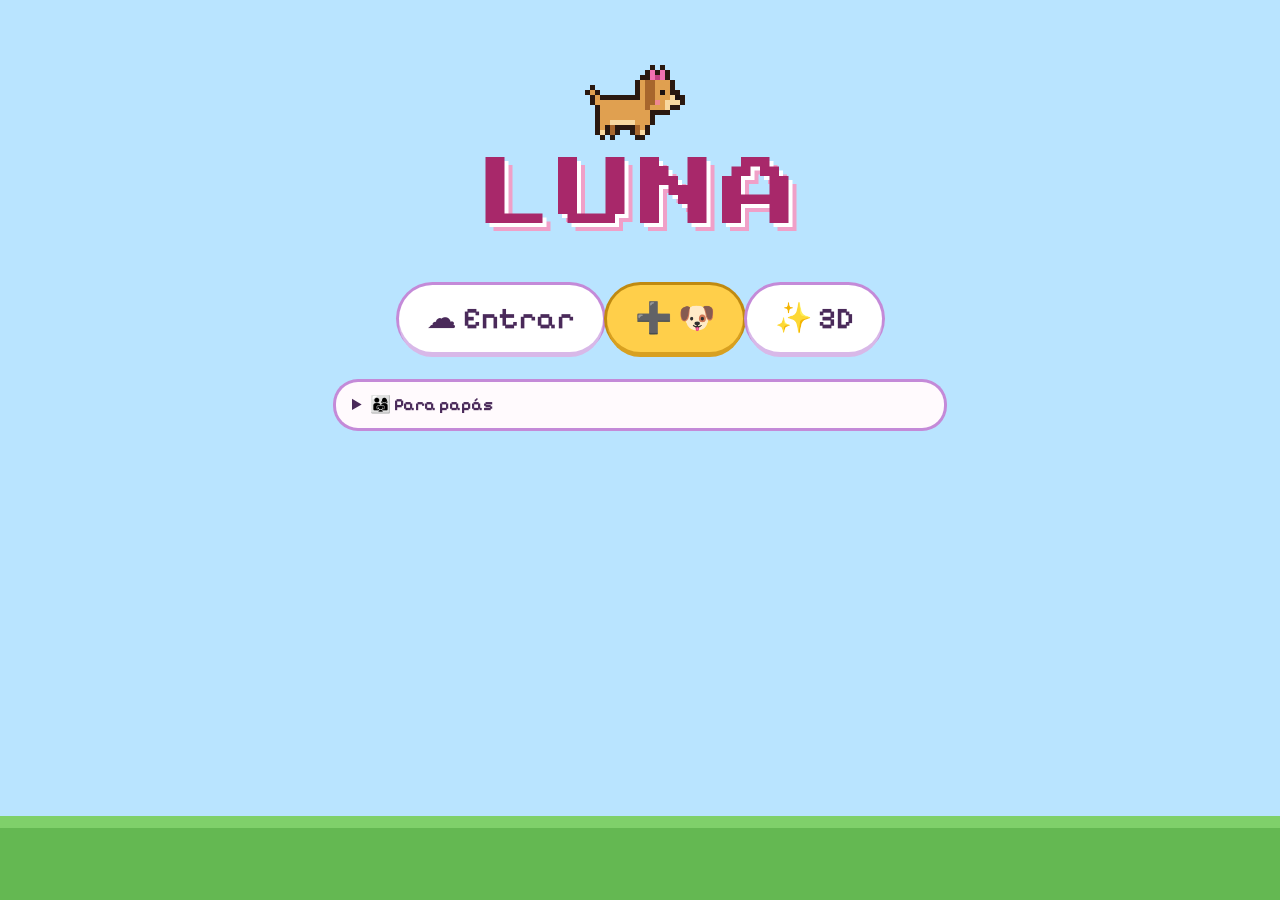
<file: index.html>
<!doctype html>
<html lang="es">
<head>
  <meta charset="utf-8">
  <meta name="viewport" content="width=device-width, initial-scale=1, viewport-fit=cover, user-scalable=no">
  <title>Luna, mi cachorrita</title>
  <meta name="description" content="Aventura pixel art: cría a Luna desde cachorrita, explora el mapa, juega, come, se vacuna y crece día a día.">
  <link rel="preconnect" href="https://fonts.googleapis.com">
  <link rel="preconnect" href="https://fonts.gstatic.com" crossorigin>
  <link href="https://fonts.googleapis.com/css2?family=Press+Start+2P&family=Pixelify+Sans:wght@400;600;700&display=swap" rel="stylesheet">
  <link rel="stylesheet" href="css/style.css?v=7">
  <link rel="stylesheet" href="css/fun.css?v=7">
  <link rel="manifest" href="manifest.webmanifest">
  <meta name="theme-color" content="#c48ad8">
</head>
<body>

<!-- ============ PARTIDAS ============ -->
<section id="screen-profiles" class="screen" aria-labelledby="t-title">
  <div class="title-wrap">
    <div class="title-dog" id="title-dog" aria-hidden="true"></div>
    <h1 id="t-title">LUNA</h1>
    <div id="profile-list" class="slots"></div>
    <button class="btn big newgame" data-cloudlogin aria-label="Entrar con mi usuario">☁️ Entrar</button>
    <button class="btn primary big newgame" data-nav="create" aria-label="Nueva partida">➕ 🐶</button>
    <a class="btn big newgame" href="3d/index.html" aria-label="Probar Luna en 3D">✨ 3D</a>
    <details class="parents-box">
      <summary>👨‍👩‍👧 Para papás</summary>
      <p>Juego de crianza de una cachorrita para peques. Funciona en tiempo real: <b>1 día = 1 semana</b> de vida de Luna, así que conviene visitarla un rato cada día.
      Controles: flechas o WASD para caminar, Espacio para entrar a los lugares (en el móvil, la cruceta y el botón A). El juego habla en voz alta y Luna ladra con sonidos de perro reales; todo se silencia con 🔊. Aquí abajo pueden elegir la voz (★ = más natural; en Edge suelen estar las voces «Natural»).
      En el 📖 diario, la sección «Para papás» muestra vacunas, peso y el registro de cada día.</p>
      <div id="voice-slot"></div>
      <p>El progreso se guarda en este navegador. Con ☁️ cada partida puede tener usuario y PIN para seguir en otro aparato (tablet, PC…). Copia de seguridad:</p>
      <div class="row-btns"><button class="btn" data-export>💾 Exportar</button><button class="btn" data-import>📂 Importar</button></div>
      <input type="file" id="import-file" accept="application/json,.json" hidden>
    </details>
  </div>
</section>

<!-- ============ NUEVA PARTIDA ============ -->
<section id="screen-create" class="screen" aria-label="Nueva partida">
  <div class="title-wrap">
    <form id="create-form" class="panel-pix form" autocomplete="off">
      <label class="field"><span aria-hidden="true">✏️</span><input id="f-name" name="name" maxlength="16" required placeholder="Tu nombre" aria-label="Tu nombre"></label>
      <label class="field"><span aria-hidden="true">🐶</span><input id="f-petname" name="petname" maxlength="14" placeholder="Luna" aria-label="Nombre de la perrita"></label>
      <fieldset class="field"><legend aria-label="Tu cara">🙂</legend><div class="choices" id="f-avatars"></div></fieldset>
      <fieldset class="field"><legend aria-label="Color de Luna">🎨🐶</legend><div class="choices" id="f-coats"></div></fieldset>
      <div class="row-btns"><button type="button" class="btn" data-nav="profiles" aria-label="Volver">◀</button><button class="btn primary big" type="submit" aria-label="Empezar">🐾 ▶</button></div>
    </form>
  </div>
</section>

<!-- ============ JUEGO ============ -->
<section id="screen-game" class="screen" aria-label="Mundo de Luna">
  <canvas id="view" aria-label="Mapa del juego. Usa flechas o WASD para mover a Luna y Espacio para entrar a los lugares."></canvas>
  <header id="hud" class="hud"></header>
  <div id="prompt" class="prompt" hidden></div>
  <button id="guide" class="guide" data-guide hidden aria-label="Pío, tu guía"></button>
  <button id="guideSkip" class="guide-skip" hidden aria-label="Ahora no: otra idea">⏭️ <span>Ahora no</span></button>
  <div class="pad" aria-hidden="true">
    <div class="dpad">
      <button data-pad="up" class="u">▲</button><button data-pad="left" class="l">◀</button>
      <button data-pad="right" class="r">▶</button><button data-pad="down" class="d">▼</button>
    </div>
    <div class="ab"><button data-pad="b" class="b">B</button><button data-pad="a" class="a">A</button></div>
  </div>
  <button class="mute" data-mute aria-label="Sonido">🔊</button>
  <button class="mute music" data-music aria-label="Música">🎵</button>
  <div id="debug" class="debug" hidden>🧪 <button class="btn small" data-debug="3">+3 h</button><button class="btn small" data-debug="24">+1 día</button><button class="btn small" data-debug="168">+7 días</button></div>
</section>

<div id="win" class="win" hidden><div id="win-box" class="win-box" role="dialog" aria-modal="true"></div></div>
<div id="toast" class="toast" role="status" aria-live="polite"></div>
<div id="pop" class="pop" aria-hidden="true"></div>

<script src="js/data.js?v=7"></script>
<script src="js/sim.js?v=8"></script>
<script src="js/extras.js?v=10"></script>
<script src="js/fun.js?v=7"></script>
<script src="js/voice.js?v=7"></script>
<script src="js/sounds.js?v=7"></script>
<script src="js/music.js?v=7"></script>
<script src="js/cloud.js?v=7"></script>
<script src="js/pixel.js?v=7"></script>
<script src="js/world.js?v=7"></script>
<script src="js/town.js?v=8"></script>
<script src="js/minigames.js?v=7"></script>
<script src="js/ui.js?v=7"></script>
<script src="js/guide.js?v=7"></script>
<script src="js/main.js?v=7"></script>
</body>
</html>
</file>
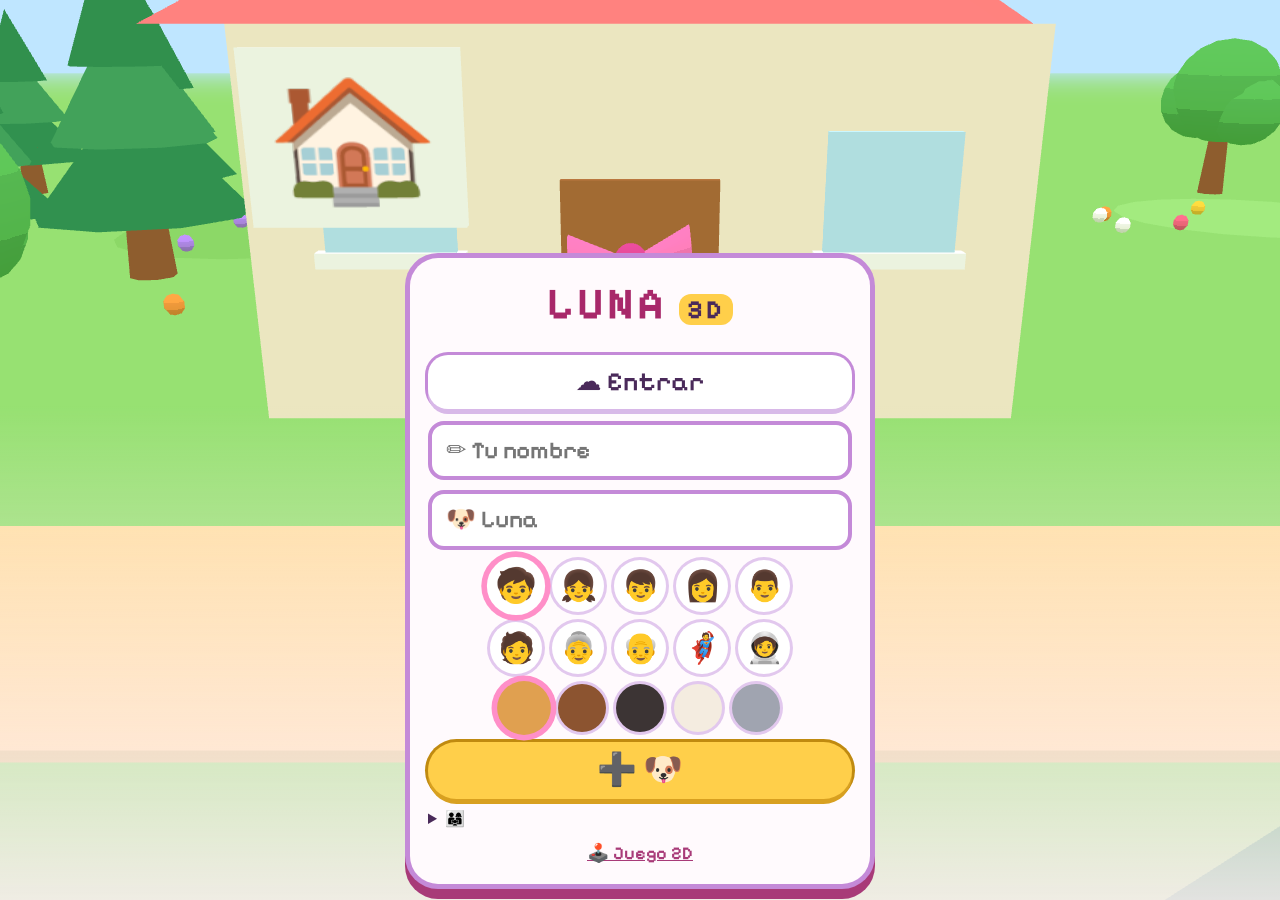
<file: 3d/index.html>
<!doctype html>
<html lang="es">
<head>
  <meta charset="utf-8">
  <meta name="viewport" content="width=device-width, initial-scale=1, viewport-fit=cover, user-scalable=no">
  <title>Luna 3D</title>
  <meta name="description" content="Prototipo 3D: Luna pasea por un pueblo de juguete y vive en su casa.">
  <link rel="preconnect" href="https://fonts.googleapis.com">
  <link rel="preconnect" href="https://fonts.gstatic.com" crossorigin>
  <link href="https://fonts.googleapis.com/css2?family=Pixelify+Sans:wght@400;600;700&display=swap" rel="stylesheet">
  <link rel="stylesheet" href="style3d.css?v=7">
  <link rel="stylesheet" href="../css/fun.css?v=7">
  <link rel="manifest" href="../manifest.webmanifest">
  <meta name="theme-color" content="#c48ad8">
</head>
<body>
  <canvas id="c" aria-label="Mundo 3D de Luna. Flechas o WASD para caminar, Espacio para entrar."></canvas>
  <header id="hud" class="hud" hidden></header>
  <div id="prompt" class="prompt" hidden></div>
  <button id="guide" class="guide" hidden aria-label="Pío, tu guía"></button>
  <button id="guideSkip" class="guide-skip" hidden aria-label="Ahora no: otra idea">⏭️ <span>Ahora no</span></button>
  <div id="roominfo" class="roominfo" hidden></div>
  <div id="actions" class="actions" hidden></div>
  <div id="forestHud" class="forest-hud" hidden></div>
  <div id="gameHud" class="forest-hud" hidden></div>
  <div id="train3" class="train3" hidden>
    <div id="t3-head" class="t3-head"></div>
    <div id="t3-seq" class="t3-seq"></div>
    <div class="t3-pad"><button data-arrow="up" aria-label="Arriba">⬆️</button><button data-arrow="left" aria-label="Izquierda">⬅️</button><button data-arrow="down" aria-label="Abajo">⬇️</button><button data-arrow="right" aria-label="Derecha">➡️</button></div>
  </div>
  <div id="card3" class="card3" hidden><div id="card3-box" class="card3-box" role="dialog" aria-modal="true"></div></div>

  <div class="touch" aria-hidden="true">
    <div id="joy" class="joy"><div id="knob" class="knob"></div></div>
    <button id="abtn" class="abtn">A</button>
  </div>

  <div id="picker" class="picker" hidden>
    <div class="pbox">
      <h1>LUNA <span>3D</span></h1>
      <div id="pick-list" class="pick-list"></div>
      <button type="button" class="slot cloud-login" data-cloudlogin aria-label="Entrar con mi usuario">☁️ Entrar</button>
      <form id="new-form" class="new-form" autocomplete="off">
        <input id="new-name" maxlength="16" placeholder="✏️ Tu nombre" aria-label="Tu nombre">
        <input id="new-petname" maxlength="14" placeholder="🐶 Luna" aria-label="Nombre de la perrita">
        <div id="avatars3" class="coats avatars" aria-label="Tu cara"></div>
        <div id="coats" class="coats" aria-label="Color de Luna"></div>
        <button class="go" type="submit" aria-label="Nueva partida">➕ 🐶</button>
      </form>
      <details class="parents3d"><summary>👨‍👩‍👧</summary><div id="voice-slot"></div></details>
      <a class="back2d" href="../index.html">🕹️ Juego 2D</a>
    </div>
  </div>

  <div id="fade" class="fade"></div>
  <div id="toast" class="toast" role="status" aria-live="polite"></div>
  <div id="pop" class="pop" aria-hidden="true"></div>

  <script>window.LUNA_BASE = '../';</script>
  <script src="../js/data.js?v=7"></script>
  <script src="../js/sim.js?v=8"></script>
  <script src="../js/voice.js?v=7"></script>
  <script src="../js/sounds.js?v=7"></script>
  <script src="../js/music.js?v=7"></script>
  <script src="../js/cloud.js?v=7"></script>
  <script src="../js/extras.js?v=10"></script>
  <script src="../js/fun.js?v=7"></script>
  <script src="luna3d.js?v=8"></script>
</body>
</html>
</file>
<file: css/style.css>
/* Estilo para peques: colores pastel, botones grandes, iconos protagonistas, poco texto. */
:root {
  --bg: #ffeef8;
  --card: #fffafd;
  --edge: #c48ad8;
  --edge-d: #a83a78;
  --ink: #4a2a5a;
  --soft: #f6e4ff;
  --pink: #ff8fc8;
  --gold: #ffcf4a;
  --mint: #8fe0c8;
  --red: #ff6b6b;
  --r: 22px;
}
* { box-sizing: border-box; }
html, body { margin: 0; height: 100%; }
body {
  background: var(--bg); color: var(--ink); overflow: hidden;
  font: 600 20px/1.3 'Pixelify Sans', 'Trebuchet MS', system-ui, sans-serif;
  -webkit-tap-highlight-color: transparent; touch-action: manipulation;
}
h1 { font-family: 'Press Start 2P', monospace; font-weight: 400; }
h2 { font-size: 28px; margin: 0; }
button { font: inherit; color: inherit; cursor: pointer; }
:focus-visible { outline: 4px solid var(--edge-d); outline-offset: 3px; }
.pix, canvas { image-rendering: pixelated; image-rendering: crisp-edges; }
.center { justify-content: center !important; }
.small { font-size: 15px; }

.screen { display: none; position: fixed; inset: 0; }
.screen.active { display: block; }

/* ---------- Botones ---------- */
.btn {
  font-size: 22px; padding: 12px 20px; border: 0; border-radius: 999px; background: #fff; color: var(--ink);
  box-shadow: 0 5px 0 #d8b8e8, 0 0 0 3px var(--edge); margin: 4px; min-height: 52px; min-width: 52px;
}
.btn:active { transform: translateY(4px); box-shadow: 0 1px 0 #d8b8e8, 0 0 0 3px var(--edge); }
.btn.primary { background: var(--gold); box-shadow: 0 5px 0 #d8a020, 0 0 0 3px #c08a10; }
.btn.danger { background: #ffb4b4; box-shadow: 0 5px 0 #e07a7a, 0 0 0 3px #c05050; }
.btn.big { font-size: 30px; padding: 14px 28px; }
.btn.small { font-size: 16px; padding: 6px 12px; min-height: 40px; }
.btn.go { font-size: 34px; padding: 10px 44px; }
.row-btns { display: flex; flex-wrap: wrap; gap: 8px; justify-content: flex-end; margin-top: 16px; }

/* ---------- Portada ---------- */
#screen-profiles, #screen-create { overflow-y: auto; background: #b9e4ff; }
#screen-profiles::before, #screen-create::before {
  content: ''; position: fixed; left: 0; right: 0; bottom: 0; height: 120px; pointer-events: none;
  background: linear-gradient(#b9e4ff, #b9e4ff 30%, #7fd06a 30% 40%, #64b852 40%);
}
.title-wrap { position: relative; z-index: 1; max-width: 640px; margin: 0 auto; padding: 20px 16px 140px; text-align: center; }
.title-dog { height: 120px; display: flex; justify-content: center; align-items: flex-end; animation: hop 1s steps(2) infinite; }
@keyframes hop { 50% { transform: translateY(-8px); } }
h1 { font-size: clamp(44px, 13vw, 76px); margin: 6px 0 18px; color: #a8286a; text-shadow: 4px 4px 0 #fff, 8px 8px 0 #f0a0c8; letter-spacing: 6px; }
.slots { display: grid; gap: 12px; margin-bottom: 16px; }
.slot { display: flex; gap: 8px; align-items: stretch; }
.slot-play {
  flex: 1; display: grid; grid-template-columns: auto 1fr auto; grid-template-rows: auto auto; align-items: center; column-gap: 12px; text-align: left;
  background: var(--card); border: 0; border-radius: var(--r); padding: 10px 16px; box-shadow: 0 6px 0 #d8b8e8, 0 0 0 4px var(--edge);
}
.slot-play img { grid-row: span 2; }
.slot-name { font-size: 26px; font-weight: 700; overflow: hidden; text-overflow: ellipsis; white-space: nowrap; }
.slot-meta { font-size: 20px; }
.slot-go { grid-row: 1 / span 2; grid-column: 3; font-size: 34px; color: var(--edge-d); }
.slot-play:active { transform: translateY(3px); }
.slot-del { border: 0; background: #fff; border-radius: var(--r); width: 60px; font-size: 26px; box-shadow: 0 6px 0 #d8b8e8, 0 0 0 4px var(--edge); }
.newgame { margin: 6px auto 0; }
.parents-box { margin-top: 30px; text-align: left; background: var(--card); border-radius: var(--r); padding: 12px 16px; box-shadow: 0 0 0 3px var(--edge); font-size: 17px; font-weight: 400; }
.parents-box summary { cursor: pointer; font-weight: 700; }

.panel-pix, .win-box { background: var(--card); border-radius: 28px; box-shadow: 0 0 0 5px var(--edge), 0 10px 0 5px var(--edge-d); padding: 18px; }
.form { text-align: left; }
.field { border: 0; padding: 0; margin: 0 0 18px; display: flex; flex-wrap: wrap; gap: 10px; align-items: center; }
.field > span, .field legend { font-size: 34px; margin-bottom: 6px; }
.field input { flex: 1; min-width: 200px; font: inherit; font-size: 28px; padding: 12px 16px; border-radius: 18px; border: 4px solid var(--edge); background: #fff; color: var(--ink); }
.choices { display: flex; flex-wrap: wrap; gap: 10px; }
.choice { position: relative; }
.choice input { position: absolute; opacity: 0; }
.choice span { display: grid; place-items: center; width: 66px; height: 66px; font-size: 38px; background: #fff; border-radius: 18px; box-shadow: 0 0 0 3px #e2c8ee; cursor: pointer; }
.choice.coat span { width: auto; height: auto; padding: 6px; }
.choice input:checked + span { box-shadow: 0 0 0 5px var(--pink); background: #ffe4f2; transform: scale(1.06); }
.choice input:focus-visible + span { outline: 4px solid var(--edge-d); }

/* ---------- Juego ---------- */
#screen-game { background: #7fd06a; }
#screen-game.active { display: grid; place-items: center; }
#view { display: block; }
.hud {
  position: absolute; top: 0; left: 0; right: 0; display: flex; align-items: center; gap: 10px; padding: 8px 10px;
  background: rgba(255, 250, 253, .92); box-shadow: 0 4px 0 rgba(196, 138, 216, .5); flex-wrap: wrap; pointer-events: none;
}
.hud > * { pointer-events: auto; }
.hud-left, .hud-right { display: flex; align-items: center; gap: 8px; }
.hud-right { margin-left: auto; }
.face { font-size: 36px; line-height: 1; }
.hud-bars { display: grid; grid-template-columns: repeat(6, minmax(64px, 96px)); gap: 6px 10px; }
.hb { display: flex; align-items: center; gap: 4px; font-size: 22px; }
.hb i { flex: 1; height: 14px; background: #f0e0f6; border-radius: 99px; display: block; overflow: hidden; box-shadow: inset 0 0 0 2px #e2c8ee; }
.hb i b { display: block; height: 100%; border-radius: 99px; transition: width .4s; }
.hb.low span { animation: wiggle .5s ease-in-out infinite; display: inline-block; }
@keyframes wiggle { 0%, 100% { transform: rotate(0); } 25% { transform: rotate(-15deg) scale(1.2); } 75% { transform: rotate(15deg) scale(1.2); } }
.chip { font-size: 22px; padding: 4px 12px; background: #fff; border-radius: 99px; box-shadow: 0 0 0 3px #e2c8ee; white-space: nowrap; }
.hbtn { font-size: 26px; width: 50px; height: 50px; border-radius: 50%; background: #fff; border: 0; box-shadow: 0 4px 0 #d8b8e8, 0 0 0 3px var(--edge); }
.prompt { position: absolute; left: 50%; bottom: 20px; transform: translateX(-50%); }
.prompt[hidden] { display: none; }
.go-btn {
  display: inline-flex; align-items: center; gap: 10px; font-size: 40px; padding: 8px 26px; border: 0; border-radius: 999px;
  background: var(--gold); box-shadow: 0 6px 0 #d8a020, 0 0 0 4px #fff; animation: bounce 1s ease-in-out infinite; white-space: nowrap;
}
.go-btn small { font-size: 22px; }
.go-btn.locked { background: #e8e0ee; box-shadow: 0 0 0 4px #fff; animation: none; }
@keyframes bounce { 50% { transform: translateY(-6px); } }
.mute { position: absolute; right: 10px; bottom: 10px; width: 50px; height: 50px; border: 0; border-radius: 50%; font-size: 24px; background: rgba(255, 255, 255, .85); box-shadow: 0 0 0 3px var(--edge); }
.debug { position: absolute; left: 8px; bottom: 8px; background: rgba(255, 255, 255, .9); padding: 4px; border-radius: 12px; }
.debug[hidden] { display: none; }

/* Cruceta táctil */
.pad { display: none; position: absolute; left: 0; right: 0; bottom: 0; padding: 14px 18px calc(14px + env(safe-area-inset-bottom)); justify-content: space-between; align-items: flex-end; pointer-events: none; }
.pad button { pointer-events: auto; border: 0; background: rgba(255, 255, 255, .6); color: var(--edge-d); font-size: 22px; font-weight: 700; box-shadow: 0 0 0 4px rgba(196, 138, 216, .9); touch-action: none; user-select: none; -webkit-user-select: none; border-radius: 16px; }
.pad button.on { background: rgba(255, 207, 74, .9); }
.dpad { position: relative; width: 156px; height: 156px; }
.dpad button { position: absolute; width: 52px; height: 52px; }
.dpad .u { left: 52px; top: 0; } .dpad .d { left: 52px; bottom: 0; } .dpad .l { left: 0; top: 52px; } .dpad .r { right: 0; top: 52px; }
.ab { display: flex; gap: 14px; align-items: flex-end; }
.ab button { width: 70px; height: 70px; border-radius: 50%; font-size: 28px; }
.ab .a { margin-bottom: 30px; background: rgba(255, 207, 74, .8); }
@media (pointer: coarse), (max-width: 820px) {
  .pad { display: flex; }
  .prompt { bottom: 190px; }
  .mute { bottom: auto; top: 130px; }
}
body.in-mg .hud, body.in-mg .prompt { display: none; }

/* ---------- Ventanas ---------- */
.win { position: fixed; inset: 0; background: rgba(74, 42, 90, .35); display: grid; place-items: center; padding: 12px; z-index: 20; }
.win[hidden] { display: none; }
.win-box { width: min(100%, 680px); max-height: 92vh; overflow-y: auto; animation: popin .25s cubic-bezier(.3, 1.6, .5, 1); }
.win-box.card { width: min(100%, 460px); text-align: center; }
@keyframes popin { from { transform: scale(.7); opacity: 0; } to { transform: scale(1); opacity: 1; } }
.ph { display: flex; gap: 12px; align-items: center; margin-bottom: 8px; }
.ph h2 { font-size: 30px; }
.ph .close { margin-left: auto; font-size: 26px; }
.ph-dog { background: var(--soft); border-radius: 18px; padding: 4px; }
.gh { font-size: 30px; margin: 14px 0 6px; line-height: 1; }
.opts { display: grid; grid-template-columns: repeat(auto-fill, minmax(118px, 1fr)); gap: 12px; }
.opts.big { grid-template-columns: repeat(auto-fill, minmax(140px, 1fr)); }
.opt {
  position: relative; display: flex; flex-direction: column; align-items: center; justify-content: center; gap: 2px; min-height: 124px;
  background: #fff; border: 0; border-radius: var(--r); padding: 10px 6px; box-shadow: 0 6px 0 #e2c8ee, 0 0 0 3px #e2c8ee; color: var(--ink);
  transition: transform .1s;
}
.opts.big .opt { min-height: 150px; }
.opt:hover, .opt:focus-visible { box-shadow: 0 6px 0 var(--edge), 0 0 0 4px var(--edge); outline: none; transform: translateY(-3px); }
.opt:active { transform: translateY(4px); box-shadow: 0 2px 0 var(--edge), 0 0 0 4px var(--edge); }
.opt .oi { font-size: 52px; line-height: 1.1; }
.opts.big .opt .oi { font-size: 66px; }
.opt .on { font-size: 21px; font-weight: 700; }
.opt .ofx { font-size: 16px; letter-spacing: 1px; }
.opt .badge { position: absolute; top: -8px; right: -8px; background: #fff; border-radius: 50%; width: 40px; height: 40px; display: grid; place-items: center; font-size: 22px; box-shadow: 0 0 0 3px var(--edge); }
.opt .badge.cnt { background: var(--gold); font-size: 20px; font-weight: 700; }
.opt.off { background: #f4eef6; }
.opt.off .oi, .opt.off .ofx { opacity: .45; filter: grayscale(.6); }
.alert { background: #ffe0e0; border-radius: 18px; padding: 8px 14px; font-size: 32px; text-align: center; margin: 6px 0; box-shadow: 0 0 0 3px #ffb4b4; }
.wallet { font-size: 36px; text-align: center; margin: 4px 0 10px; }
.vax { display: flex; flex-wrap: wrap; gap: 8px; justify-content: center; margin-top: 16px; background: var(--soft); border-radius: 18px; padding: 10px; }
.vx { position: relative; font-size: 34px; width: 56px; height: 56px; display: grid; place-items: center; background: #fff; border-radius: 14px; }
.vx b { position: absolute; bottom: -6px; right: -6px; font-size: 18px; }
.vx.pendiente { opacity: .45; }
.vx.disponible { box-shadow: 0 0 0 4px var(--gold); animation: bounce 1s infinite; }
.vx.atrasada { box-shadow: 0 0 0 4px var(--red); animation: bounce .7s infinite; }
.vx.aplicada { box-shadow: 0 0 0 3px var(--mint); }

/* Tarjetas de minijuego y resultados */
.intro-ic { font-size: 64px; line-height: 1.1; }
.result h2 { font-size: 34px; margin: 6px 0; }
.big-dog { display: flex; justify-content: center; }
.howto { display: grid; gap: 8px; margin: 12px 0; }
.howto div { display: flex; align-items: center; justify-content: center; gap: 12px; font-size: 34px; background: var(--soft); border-radius: 18px; padding: 6px 10px; }
.howto i { font-style: normal; color: var(--edge-d); font-size: 26px; }
.stars { font-size: 52px; letter-spacing: 4px; }
.stars .dim { filter: grayscale(1); opacity: .3; }
.gains { display: flex; gap: 10px; justify-content: center; flex-wrap: wrap; font-size: 30px; }
.gains span { background: var(--soft); border-radius: 99px; padding: 4px 14px; }
.need-row { display: flex; gap: 10px; justify-content: center; font-size: 48px; }
.checkrow { display: flex; gap: 14px; align-items: center; justify-content: center; font-size: 34px; background: var(--soft); border-radius: 18px; padding: 6px 12px; margin: 6px 0; }
.checkrow b { font-size: 26px; }

/* Diario */
.grow { display: flex; align-items: center; justify-content: center; gap: 4px; font-size: 34px; margin: 6px 0; }
.grow span { opacity: .35; filter: grayscale(.8); padding: 4px; border-radius: 14px; }
.grow span.past { opacity: .7; filter: none; }
.grow span.now { opacity: 1; filter: none; background: #ffe4f2; box-shadow: 0 0 0 4px var(--pink); transform: scale(1.2); }
.grow i { font-style: normal; color: var(--edge-d); font-size: 22px; }
.weekbox { display: flex; justify-content: center; gap: 10px; flex-wrap: wrap; font-size: 24px; }
.weekbox span { background: var(--soft); border-radius: 99px; padding: 4px 14px; }
.today { display: grid; grid-template-columns: repeat(auto-fill, minmax(84px, 1fr)); gap: 10px; }
.tday { display: flex; flex-direction: column; align-items: center; gap: 2px; border: 0; background: #fff; border-radius: 18px; padding: 8px; box-shadow: 0 0 0 3px #e2c8ee; }
.tday span { font-size: 36px; }
.tday b { font-size: 20px; }
.tday.ok { background: #fff6d8; box-shadow: 0 0 0 4px var(--gold); }
.stickers { display: grid; grid-template-columns: repeat(auto-fill, minmax(62px, 1fr)); gap: 8px; }
.stk { font-size: 34px; height: 62px; display: grid; place-items: center; border: 0; border-radius: 16px; background: #fff6d8; box-shadow: 0 0 0 3px var(--gold); }
.stk.off { background: #f4eef6; box-shadow: 0 0 0 3px #e8dcee; opacity: .6; font-size: 26px; }
.parents { margin-top: 20px; background: #f8f4fa; border-radius: 18px; padding: 10px 14px; font-size: 16px; font-weight: 400; }
.parents summary { cursor: pointer; font-weight: 700; font-size: 18px; }
.parents h4 { margin: 14px 0 4px; font-size: 16px; }
.parents ul { margin: 0; padding-left: 18px; }
.chart { width: 100%; height: auto; background: #fff; border-radius: 12px; }
.chart text { font: 11px sans-serif; fill: #6a4a7a; }
.day { background: #fff; margin: 4px 0; border-radius: 10px; }
.day summary { cursor: pointer; padding: 6px 8px; }
.day summary small { display: block; color: #6a4a7a; font-size: 14px; }
.tl { list-style: none; margin: 0; padding: 4px 10px 8px; }
.tl time { color: var(--edge-d); margin-right: 4px; }

/* Avisos */
.toast {
  position: fixed; left: 50%; top: 80px; transform: translate(-50%, calc(-100% - 100px)); z-index: 30; max-width: min(92vw, 520px);
  background: #fff; color: var(--ink); padding: 10px 18px; border-radius: 99px; box-shadow: 0 0 0 4px var(--edge); transition: transform .25s, visibility 0s .25s; text-align: center; visibility: hidden;
}
.toast.show { transform: translate(-50%, 0); visibility: visible; transition: transform .25s; }
.pop { position: fixed; left: 50%; top: 42%; transform: translate(-50%, -50%); z-index: 40; pointer-events: none; display: flex; flex-direction: column; align-items: center; opacity: 0; }
.pop .pi { font-size: 110px; line-height: 1; filter: drop-shadow(0 6px 0 rgba(138, 78, 168, .35)); }
.pop .ps { font-size: 34px; background: #fff; border-radius: 99px; padding: 2px 14px; box-shadow: 0 0 0 3px var(--edge); }
.pop.show { animation: popfx 1.3s ease-out forwards; }
@keyframes popfx {
  0% { opacity: 0; transform: translate(-50%, -30%) scale(.4); }
  20% { opacity: 1; transform: translate(-50%, -50%) scale(1.15); }
  35% { transform: translate(-50%, -50%) scale(1); }
  75% { opacity: 1; }
  100% { opacity: 0; transform: translate(-50%, -90%) scale(1); }
}

@media (max-width: 700px) {
  .hud-bars { grid-template-columns: repeat(3, minmax(60px, 1fr)); order: 3; flex-basis: 100%; }
  .opts, .opts.big { grid-template-columns: repeat(2, minmax(0, 1fr)); }
  .ph h2 { font-size: 24px; }
  .go-btn { font-size: 32px; }
}
@media (prefers-reduced-motion: reduce) { *, *::before, *::after { animation: none !important; transition: none !important; } .pop.show { opacity: 1; } }

a.btn { display: inline-block; text-decoration: none; }
.voice-set { display: flex; flex-wrap: wrap; gap: 8px; align-items: center; margin: 10px 0; }
.voice-set select { font: inherit; font-size: 16px; padding: 6px 10px; border-radius: 12px; border: 3px solid var(--edge); max-width: 100%; }

/* ---------- Guía «Pío» y pistas ---------- */
.guide {
  position: absolute; left: 10px; top: calc(var(--hud-h, 70px) + 10px); z-index: 6; display: flex; align-items: center; gap: 6px;
  border: 0; background: none; padding: 0; cursor: pointer;
}
.guide[hidden] { display: none; }
.guide .g-bird { font-size: 46px; filter: drop-shadow(0 3px 0 rgba(138, 78, 168, .3)); animation: hop 1.4s steps(2) infinite; }
.guide .g-bub {
  position: relative; display: flex; align-items: center; gap: 6px; background: #fff; border-radius: 20px; padding: 6px 12px;
  box-shadow: 0 0 0 4px var(--gold), 0 5px 0 4px #d8a020; font-size: 34px;
}
.guide .g-bub::before { content: ''; position: absolute; left: -12px; top: 50%; margin-top: -8px; border: 8px solid transparent; border-right-color: var(--gold); }
.guide .g-bub i { font-style: normal; font-size: 22px; color: var(--edge-d); }
.guide.new .g-bub { animation: nudge .6s ease-in-out 4; }
@keyframes nudge { 50% { transform: scale(1.12) rotate(-3deg); } }
body.in-mg .guide { display: none; }
.hint { position: relative; animation: glow 1s ease-in-out infinite; box-shadow: 0 6px 0 #d8a020, 0 0 0 5px var(--gold) !important; }
.hint::after { content: '👆'; position: absolute; bottom: -18px; right: -6px; font-size: 34px; animation: tap .8s ease-in-out infinite; pointer-events: none; }
@keyframes glow { 50% { box-shadow: 0 6px 0 #d8a020, 0 0 0 9px rgba(255, 207, 74, .55) !important; transform: translateY(-3px); } }
@keyframes tap { 50% { transform: translate(-4px, -8px); } }
.go-btn.hint::after { bottom: -26px; }
.ph-dog { border: 0; cursor: pointer; }
.ph-dog:active { transform: scale(.94); }
.ph .help { font-size: 24px; margin-left: auto; background: #e9f7ff; }
.ph .help + .close { margin-left: 0; }
.unlock { display: flex; justify-content: center; gap: 12px; font-size: 64px; }
.moons { font-size: 34px; letter-spacing: 2px; margin: 6px 0; }
@media (max-width: 700px) { .guide .g-bird { font-size: 38px; } .guide .g-bub { font-size: 28px; } }

.mute.music { right: 68px; }
@media (pointer: coarse), (max-width: 820px) { .mute.music { right: 10px; top: 186px; } }

/* Memoria: cartas grandes para dedos pequeños */
.mem { display: grid; grid-template-columns: repeat(4, 1fr); gap: 10px; margin: 10px auto 4px; max-width: 420px; }
.mcard {
  aspect-ratio: 3 / 4; border: 0; border-radius: 16px; font-size: clamp(30px, 9vw, 46px); line-height: 1; color: #fff;
  background: linear-gradient(160deg, var(--edge), var(--edge-d)); box-shadow: 0 5px 0 #7a2a5a; cursor: pointer;
  transition: transform .12s, background .2s;
}
.mcard:focus-visible { outline: 4px solid var(--gold); outline-offset: 2px; }
.mcard:active { transform: translateY(3px); box-shadow: 0 2px 0 #7a2a5a; }
.mcard.up { background: #fff; box-shadow: 0 5px 0 #e2c8ee, 0 0 0 3px #e2c8ee; animation: flip .25s ease-out; }
.mcard.done { background: var(--mint); box-shadow: 0 5px 0 #4aa890; }
@keyframes flip { from { transform: rotateY(90deg); } to { transform: rotateY(0); } }
@media (prefers-reduced-motion: reduce) { .mcard.up { animation: none; } }

/* Ampliación: datos de la biblioteca, preguntas, barra de explorador y «Ahora no» de Pío */
.result .fact { font-size: 19px; font-weight: 600; line-height: 1.3; margin: 10px auto; max-width: 34ch; }
.quiz { display: flex; flex-direction: column; gap: 10px; margin-top: 8px; }
.quiz .quiz-opt { font-size: 22px; padding: 10px 16px; }
.xpbar { height: 14px; border-radius: 99px; background: #f0e0f8; overflow: hidden; margin: 6px 12px 10px; }
.xpbar b { display: block; height: 100%; background: linear-gradient(90deg, #ffd23f, #ff9f43); border-radius: 99px; }
.guide-skip { position: absolute; left: 12px; top: calc(var(--hud-h, 60px) + 78px); z-index: 6; display: flex; align-items: center; gap: 6px; border: 0; border-radius: 99px; background: #fff; color: #8a4ea8; font: inherit; font-size: 16px; font-weight: 700; padding: 6px 14px; box-shadow: 0 0 0 3px #e2c8ee, 0 4px 0 3px #c8a8d8; cursor: pointer; }
.guide-skip:active { transform: translateY(3px); }
.guide-skip[hidden] { display: none; }
body.in-mg .guide-skip { display: none; }

/* Mapa del pueblo (mismo en 2D y 3D) */
.map-card h2 { margin: 2px 0 6px; }
.townmap { width: 100%; height: auto; border-radius: 18px; touch-action: manipulation; cursor: pointer; box-shadow: 0 0 0 3px #e2c8ee; }
.map-legend { display: flex; flex-wrap: wrap; justify-content: center; gap: 6px 12px; margin-top: 8px; font-size: 15px; font-weight: 700; }
.map-legend .lg { display: inline-block; width: 12px; height: 12px; border-radius: 50%; vertical-align: -1px; border: 2px solid #fff; box-shadow: 0 0 0 1px #c8a8d8; }
.lg.me { background: #ff4fa0; } .lg.ok { background: #22c55e; } .lg.shy { background: #ffc400; } .lg.bad { background: #ff3030; }
.win-box.map { width: min(100%, 720px); }
</file>
<file: css/fun.css>
/* Estilos comunes al 2D y al 3D: ventana común, clima, fiestas, regalo, álbum, galletas, casa, metas. */
.xmodal { position: fixed; inset: 0; z-index: 40; display: grid; place-items: center; padding: 12px; background: rgba(74, 42, 90, .38); }
.xmodal[hidden] { display: none; }
.xbox { position: relative; width: min(100%, 520px); max-height: 92vh; overflow: auto; background: #fffafd; border-radius: 26px; padding: 18px 16px 16px; text-align: center;
  box-shadow: 0 0 0 5px #e2c8ee, 0 10px 0 5px #b06ad0; font-family: "Pixelify Sans", system-ui, sans-serif; font-size: 18px; color: #4a2a5a; }
.xbox h2 { font-size: 30px; margin: 4px 0 10px; } .xbox h3 { font-size: 22px; margin: 12px 0 6px; }
.xclose { position: absolute; top: 8px; right: 8px; width: 44px; height: 44px; border: 0; border-radius: 50%; background: #f4e6fa; font-size: 20px; cursor: pointer; }
.xbtn { border: 0; border-radius: 99px; background: #ffd23f; box-shadow: 0 4px 0 #d8a020, 0 0 0 3px #c08a10; font: inherit; font-size: 20px; font-weight: 700; padding: 10px 18px; margin: 6px; cursor: pointer; color: #3a2a10; }
.xbtn.big { font-size: 26px; padding: 12px 26px; }
.xbtn:active, .xopt:active { transform: translateY(3px); }
.xgrid { display: flex; flex-wrap: wrap; gap: 10px; justify-content: center; margin: 8px 0; }
.xopt { border: 0; border-radius: 18px; background: #fff; box-shadow: 0 0 0 3px #e2c8ee, 0 4px 0 3px #c8a8d8; width: 76px; min-height: 76px; display: grid; place-items: center; gap: 2px; padding: 6px; font: inherit; cursor: pointer; }
.xopt span { font-size: 34px; line-height: 1; }
.xopt small { font-size: 14px; font-weight: 700; }
.xopt.on { box-shadow: 0 0 0 4px #ffb400, 0 4px 0 4px #d89000; background: #fff7d8; }
.xopt[aria-disabled="true"] { opacity: .5; }
.xopt.col span { width: 40px; height: 40px; border-radius: 50%; display: block; border: 3px solid #fff; box-shadow: 0 0 0 2px #c8a8d8; }
.xgrid.big .xopt { width: 104px; min-height: 104px; }
.dogpick span { width: 72px; height: 72px; border-radius: 50%; display: grid; place-items: center; font-size: 40px; }
.xinput { font: inherit; font-size: 24px; text-align: center; border: 3px solid #e2c8ee; border-radius: 16px; padding: 8px 12px; width: min(100%, 280px); margin: 6px 0; }
.xbox .fact { font-size: 19px; font-weight: 600; line-height: 1.3; margin: 10px auto; max-width: 34ch; }
.xbox .gains { display: flex; gap: 10px; justify-content: center; flex-wrap: wrap; font-size: 26px; margin: 8px 0; }
.xbox .gains span { background: #f6e4ff; border-radius: 99px; padding: 4px 14px; }
.xbox .stars { font-size: 44px; } .xbox .stars .dim { filter: grayscale(1); opacity: .3; }
.party-row { font-size: 44px; letter-spacing: 6px; animation: partyhop 1s ease-in-out infinite; }
@keyframes partyhop { 50% { transform: translateY(-8px) rotate(-3deg); } }
/* calendario de regalos */
.cal { display: grid; grid-template-columns: repeat(7, 1fr); gap: 6px; margin: 10px 0; }
.cd { border-radius: 14px; background: #f4eef6; padding: 6px 2px; display: grid; gap: 2px; box-shadow: 0 0 0 2px #e8dcee; }
.cd b { font-size: 13px; } .cd i { font-style: normal; font-size: 24px; }
.cd.got { background: #d8f5e4; box-shadow: 0 0 0 2px #7fd6a0; } .cd.now { background: #fff1b8; box-shadow: 0 0 0 3px #ffb400; animation: partyhop 1s infinite; }
/* álbum */
.photos { display: grid; grid-template-columns: repeat(3, 1fr); gap: 8px; }
.ph { border: 0; padding: 0; border-radius: 10px; overflow: hidden; box-shadow: 0 0 0 3px #e2c8ee; cursor: pointer; background: #fff; }
.ph img { display: block; width: 100%; height: auto; }
.big-photo { width: 100%; border-radius: 12px; box-shadow: 0 0 0 4px #e2c8ee; }
.row-x { display: flex; justify-content: center; gap: 8px; }
/* galletas */
.recipe { display: flex; justify-content: center; align-items: center; gap: 6px; font-size: 40px; }
.recipe span { padding: 4px 8px; border-radius: 14px; background: #f4eef6; } .recipe span.done { background: #d8f5e4; } .recipe span.now { background: #fff1b8; box-shadow: 0 0 0 3px #ffb400; }
.recipe i { font-style: normal; font-size: 20px; color: #b06ad0; }
.bowl { font-size: 56px; margin: 4px 0; }
.oven { position: relative; height: 28px; border-radius: 99px; background: #f4e6fa; overflow: hidden; margin: 14px 8px; box-shadow: inset 0 0 0 3px #e2c8ee; }
.oven b { position: absolute; left: 0; top: 0; bottom: 0; width: 0; background: linear-gradient(90deg, #ffd23f, #ff8c1a); }
.oven i { position: absolute; left: 60%; width: 25%; top: 0; bottom: 0; background: rgba(60, 200, 100, .45); box-shadow: inset 0 0 0 3px #2fa860; }
/* casa decorada */
.room2 { position: relative; height: 120px; border-radius: 18px; overflow: hidden; margin: 6px 0 10px; background: linear-gradient(#ffd1e6 0 62%, #e7b98a 62%); box-shadow: 0 0 0 3px #e2c8ee; }
.room2 span { position: absolute; font-size: 34px; line-height: 1; }
.r-cuadro { left: 18%; top: 12%; } .r-lampara { left: 46%; top: 6%; } .r-planta { right: 6%; top: 34%; } .r-cama { left: 8%; bottom: 8%; font-size: 44px !important; }
.r-alf { left: 34%; bottom: 8%; width: 30%; height: 16%; border-radius: 50%; } .r-jug { left: 70%; bottom: 10%; }
/* metas */
.goals { display: flex; align-items: center; gap: 8px; justify-content: center; font-weight: 700; margin: 8px 0; cursor: pointer; }
.gbar { flex: 1; max-width: 220px; height: 14px; border-radius: 99px; background: #f0e0f8; overflow: hidden; }
.gbar b { display: block; height: 100%; background: linear-gradient(90deg, #ffd23f, #ff9f43); }
.diary-tools { display: flex; flex-wrap: wrap; gap: 8px; justify-content: center; margin: 8px 0; }
/* clima y fiestas (encima del juego, sin bloquear los toques) */
.fxlayer { position: fixed; inset: 0; z-index: 4; pointer-events: none; overflow: hidden; }
.fxlayer i { position: absolute; top: -40px; font-style: normal; font-size: 22px; animation: fxfall linear infinite; }
.fx-lluvia i { width: 2px; height: 22px; background: linear-gradient(transparent, rgba(120, 170, 255, .85)); font-size: 0; animation-name: fxrain; }
.fx-nieve i { color: #fff; text-shadow: 0 0 4px #9cc8ff; font-size: 20px; }
.fx-fuegos i { animation-name: fxpop; top: auto; bottom: 40%; font-size: 30px; }
.fx-confeti i { font-size: 20px; }
@keyframes fxfall { from { transform: translate(0, 0) rotate(0); } to { transform: translate(60px, 110vh) rotate(360deg); } }
@keyframes fxrain { from { transform: translate(0, 0); } to { transform: translate(-30px, 110vh); } }
@keyframes fxpop { 0% { transform: scale(.2); opacity: 0; } 30% { opacity: 1; } 100% { transform: translateY(-40vh) scale(1.6); opacity: 0; } }
body.in-mg .fxlayer { display: none; }
@media (prefers-reduced-motion: reduce) { .fxlayer { display: none; } .party-row, .cd.now { animation: none; } }
/* destello al sacar una foto */
.flash { position: fixed; inset: 0; z-index: 50; background: #fff; pointer-events: none; animation: flash .4s ease-out forwards; }
@keyframes flash { from { opacity: .9; } to { opacity: 0; } }
</file>
<file: 3d/style3d.css>
:root { --edge: #c48ad8; --berry: #a83a78; --ink: #4a2a5a; --gold: #ffcf4a; --soft: #f6e4ff; }
* { box-sizing: border-box; }
html, body { margin: 0; height: 100%; overflow: hidden; background: #bfe6ff; }
body { font: 600 20px/1.3 'Pixelify Sans', 'Trebuchet MS', system-ui, sans-serif; color: var(--ink); -webkit-tap-highlight-color: transparent; touch-action: none; }
button { font: inherit; color: inherit; cursor: pointer; }
:focus-visible { outline: 4px solid var(--berry); outline-offset: 3px; }
#c { position: fixed; inset: 0; width: 100%; height: 100%; display: block; }

.hud { position: fixed; top: 0; left: 0; right: 0; display: flex; align-items: center; gap: 10px; padding: 8px 10px; background: rgba(255, 250, 253, .9); box-shadow: 0 4px 0 rgba(196, 138, 216, .5); flex-wrap: wrap; z-index: 5; }
.hud[hidden] { display: none; }
.hud-left, .hud-right { display: flex; align-items: center; gap: 8px; }
.hud-right { margin-left: auto; }
.face { font-size: 34px; line-height: 1; }
.hud-bars { display: grid; grid-template-columns: repeat(6, minmax(60px, 92px)); gap: 6px 10px; }
.hb { display: flex; align-items: center; gap: 4px; font-size: 22px; }
.hb i { flex: 1; height: 14px; background: #f0e0f6; border-radius: 99px; display: block; overflow: hidden; }
.hb i b { display: block; height: 100%; border-radius: 99px; transition: width .4s; }
.hb.low span { animation: wiggle .5s infinite; display: inline-block; }
@keyframes wiggle { 25% { transform: rotate(-15deg) scale(1.2); } 75% { transform: rotate(15deg) scale(1.2); } }
.chip { font-size: 22px; padding: 4px 12px; background: #fff; border-radius: 99px; box-shadow: 0 0 0 3px #e2c8ee; white-space: nowrap; }
.hbtn { font-size: 24px; width: 48px; height: 48px; border-radius: 50%; background: #fff; border: 0; box-shadow: 0 4px 0 #d8b8e8, 0 0 0 3px var(--edge); display: grid; place-items: center; text-decoration: none; }

.prompt { position: fixed; left: 50%; bottom: 26px; transform: translateX(-50%); z-index: 5; }
.prompt[hidden] { display: none; }
.go-btn { display: inline-flex; gap: 10px; align-items: center; font-size: 42px; padding: 8px 30px; border: 0; border-radius: 999px; background: var(--gold); box-shadow: 0 6px 0 #d8a020, 0 0 0 4px #fff; animation: bounce 1s infinite; white-space: nowrap; }
.go-btn.soon { background: #fff; animation: none; }
@keyframes bounce { 50% { transform: translateY(-6px); } }

.actions { position: fixed; left: 0; right: 0; bottom: 0; display: flex; gap: 12px; padding: 12px 14px calc(14px + env(safe-area-inset-bottom)); overflow-x: auto; z-index: 5; background: linear-gradient(transparent, rgba(255, 238, 248, .95) 30%); }
.actions[hidden] { display: none; }
.opt { position: relative; flex: 0 0 auto; width: 104px; height: 112px; display: flex; flex-direction: column; align-items: center; justify-content: center; border: 0; border-radius: 22px; background: #fff; box-shadow: 0 6px 0 #e2c8ee, 0 0 0 3px #e2c8ee; }
.opt:active { transform: translateY(4px); }
.opt .oi { font-size: 50px; line-height: 1.1; }
.opt .on { font-size: 19px; font-weight: 700; }
.opt .badge { position: absolute; top: -6px; right: -6px; width: 38px; height: 38px; border-radius: 50%; background: #fff; display: grid; place-items: center; font-size: 20px; box-shadow: 0 0 0 3px var(--edge); }
.opt.off { background: #f4eef6; }
.opt.off .oi { opacity: .45; filter: grayscale(.6); }
.opt[data-act=exit] { background: #ffe9a8; }

.touch { display: none; }
@media (pointer: coarse), (max-width: 820px) {
  .touch { display: block; }
  .prompt { bottom: 170px; }
}
.joy { position: fixed; left: 22px; bottom: 26px; width: 130px; height: 130px; border-radius: 50%; background: rgba(255, 255, 255, .45); box-shadow: 0 0 0 4px rgba(196, 138, 216, .8); z-index: 4; touch-action: none; }
.knob { position: absolute; left: 37px; top: 37px; width: 56px; height: 56px; border-radius: 50%; background: rgba(255, 255, 255, .95); box-shadow: 0 0 0 4px var(--edge); }
.abtn { position: fixed; right: 26px; bottom: 44px; width: 84px; height: 84px; border-radius: 50%; border: 0; font-size: 34px; font-weight: 700; background: rgba(255, 207, 74, .92); box-shadow: 0 6px 0 #d8a020, 0 0 0 4px #fff; z-index: 4; touch-action: none; }
body:has(.actions:not([hidden])) .touch { display: none; }

.picker { position: fixed; inset: 0; display: grid; place-items: end center; padding: 16px; z-index: 10; background: linear-gradient(transparent 45%, rgba(255, 238, 248, .85)); }
.picker[hidden] { display: none; }
.pbox { width: min(100%, 460px); background: #fffafd; border-radius: 28px; padding: 18px; box-shadow: 0 0 0 5px var(--edge), 0 10px 0 5px var(--berry); text-align: center; }
.pbox h1 { margin: 0 0 10px; font-size: 44px; color: #a8286a; letter-spacing: 3px; }
.pbox h1 span { font-size: 26px; background: var(--gold); border-radius: 12px; padding: 0 8px; color: var(--ink); }
.pick-list { display: grid; gap: 8px; margin-bottom: 12px; }
.slot { display: flex; justify-content: space-between; align-items: center; font-size: 26px; padding: 10px 16px; border: 0; border-radius: 20px; background: #fff; box-shadow: 0 5px 0 #d8b8e8, 0 0 0 3px var(--edge); }
.slot-row { display: flex; gap: 8px; } .slot-row .slot { flex: 1; min-width: 0; }
.slot-cloud { flex: none; width: 56px; font-size: 24px; border: 0; border-radius: 20px; background: #fff; box-shadow: 0 5px 0 #d8b8e8, 0 0 0 3px var(--edge); }
.slot-cloud.on { background: var(--gold); }
.cloud-login { width: 100%; justify-content: center; margin-bottom: 12px; }
.new-form { display: grid; gap: 10px; }
.new-form input { font: inherit; font-size: 24px; padding: 10px 14px; border-radius: 16px; border: 4px solid var(--edge); }
.coats { display: flex; gap: 10px; justify-content: center; }
.coat { width: 48px; height: 48px; border-radius: 50%; border: 0; box-shadow: 0 0 0 3px #e2c8ee; }
.coat.sel { box-shadow: 0 0 0 5px #ff8fc8; transform: scale(1.12); }
.go { font-size: 32px; padding: 8px; border: 0; border-radius: 999px; background: var(--gold); box-shadow: 0 5px 0 #d8a020, 0 0 0 3px #c08a10; }
.parents3d { margin-top: 10px; font-size: 16px; text-align: left; }
.voice-set { display: flex; flex-wrap: wrap; gap: 8px; align-items: center; margin-top: 6px; }
.voice-set select { font: inherit; font-size: 15px; padding: 6px; border-radius: 12px; border: 3px solid var(--edge); max-width: 100%; }
.btn.small { font: inherit; font-size: 16px; padding: 6px 12px; border: 0; border-radius: 99px; background: var(--gold); }
.back2d { display: inline-block; margin-top: 12px; color: var(--berry); font-size: 18px; }

.fade { position: fixed; inset: 0; background: #fff; opacity: 0; pointer-events: none; transition: opacity .35s; z-index: 30; }
.fade.on { opacity: 1; }
.toast { position: fixed; left: 50%; top: 80px; transform: translate(-50%, calc(-100% - 100px)); z-index: 30; background: #fff; padding: 10px 18px; border-radius: 99px; box-shadow: 0 0 0 4px var(--edge); transition: transform .25s; visibility: hidden; }
.toast.show { transform: translate(-50%, 0); visibility: visible; }
.pop { position: fixed; left: 50%; top: 40%; transform: translate(-50%, -50%); z-index: 40; pointer-events: none; display: flex; flex-direction: column; align-items: center; opacity: 0; }
.pop .pi { font-size: 110px; line-height: 1; }
.pop .ps { font-size: 34px; background: #fff; border-radius: 99px; padding: 2px 14px; box-shadow: 0 0 0 3px var(--edge); }
.pop.show { animation: popfx 1.3s ease-out forwards; }
@keyframes popfx { 0% { opacity: 0; transform: translate(-50%, -30%) scale(.4); } 20% { opacity: 1; transform: translate(-50%, -50%) scale(1.15); } 35% { transform: translate(-50%, -50%) scale(1); } 75% { opacity: 1; } 100% { opacity: 0; transform: translate(-50%, -90%); } }
@media (max-width: 700px) { .hud-bars { grid-template-columns: repeat(3, minmax(60px, 1fr)); order: 3; flex-basis: 100%; } }
@media (prefers-reduced-motion: reduce) { *, *::before, *::after { animation: none !important; transition: none !important; } .pop.show { opacity: 1; } }

/* Guía «Pío» */
.guide { position: fixed; left: 10px; top: 120px; z-index: 6; display: flex; align-items: center; gap: 6px; border: 0; background: none; padding: 0; cursor: pointer; }
@media (min-width: 701px) { .guide { top: 76px; } }
.guide[hidden] { display: none; }
.guide .g-bird { font-size: 46px; animation: bounce 1.4s ease-in-out infinite; }
.guide .g-bub { position: relative; display: flex; align-items: center; gap: 6px; background: #fff; border-radius: 20px; padding: 6px 12px; box-shadow: 0 0 0 4px var(--gold), 0 5px 0 4px #d8a020; font-size: 34px; }
.guide .g-bub i { font-style: normal; font-size: 22px; color: var(--berry); }
.guide.new .g-bub { animation: nudge .6s ease-in-out 4; }
@keyframes nudge { 50% { transform: scale(1.12) rotate(-3deg); } }
.hint { animation: glow 1s ease-in-out infinite; box-shadow: 0 6px 0 #d8a020, 0 0 0 5px var(--gold) !important; }
.hint::after { content: '👆'; position: absolute; bottom: -16px; right: -4px; font-size: 32px; animation: tap .8s ease-in-out infinite; pointer-events: none; }
.go-btn.hint { position: relative; }
@keyframes glow { 50% { transform: translateY(-4px); } }
@keyframes tap { 50% { transform: translate(-4px, -8px); } }

/* Establecimientos 3D */
.roominfo { position: fixed; left: 50%; top: 84px; transform: translateX(-50%); z-index: 5; }
.roominfo[hidden] { display: none; }
@media (max-width: 700px) { .roominfo { top: 128px; } }
.wallet { font-size: 34px; background: #fff; border-radius: 99px; padding: 4px 18px; box-shadow: 0 0 0 4px var(--gold); }
.vax { display: flex; gap: 6px; background: #fff; border-radius: 18px; padding: 8px; box-shadow: 0 0 0 4px var(--edge); }
.vx { position: relative; font-size: 28px; width: 46px; height: 46px; display: grid; place-items: center; background: #f6e4ff; border-radius: 12px; }
.vx b { position: absolute; bottom: -6px; right: -6px; font-size: 16px; }
.vx.pendiente { opacity: .45; } .vx.disponible { box-shadow: 0 0 0 4px var(--gold); animation: bounce 1s infinite; }
.vx.atrasada { box-shadow: 0 0 0 4px #ff6b6b; animation: bounce .7s infinite; } .vx.aplicada { box-shadow: 0 0 0 3px #8fe0c8; }
.opt .ofx { font-size: 15px; }
.forest-hud { position: fixed; top: 10px; left: 10px; right: 10px; display: flex; gap: 12px; align-items: center; font-size: 30px; z-index: 6; }
.forest-hud span { background: rgba(255, 255, 255, .9); border-radius: 99px; padding: 2px 14px; box-shadow: 0 0 0 3px var(--edge); }
.forest-hud .hbtn { margin-left: auto; }
.forest-hud[hidden] { display: none; }
body:has(#forestHud:not([hidden])) .hud, body:has(#forestHud:not([hidden])) .guide { display: none; }
.train3 { position: fixed; left: 50%; top: 90px; transform: translateX(-50%); z-index: 7; background: #2f5d46; border-radius: 22px; padding: 12px 18px; box-shadow: 0 0 0 5px #b07840; text-align: center; min-width: 280px; }
.train3[hidden] { display: none; }
.t3-head { font-size: 30px; color: #fff; }
.t3-seq { display: flex; gap: 8px; justify-content: center; margin: 8px 0; min-height: 56px; }
.t3a { font-size: 44px; opacity: .35; transition: transform .15s; } .t3a.on { opacity: 1; transform: scale(1.3); } .t3a.past, .t3a.done { opacity: 1; }
.t3-pad { display: grid; grid-template-columns: repeat(4, 64px); gap: 8px; justify-content: center; }
.t3-pad button { font-size: 34px; height: 60px; border: 0; border-radius: 16px; background: #fff; box-shadow: 0 5px 0 #c8b8d8; }
.t3-pad button:active { transform: translateY(3px); }
.card3 { position: fixed; inset: 0; background: rgba(74, 42, 90, .35); display: grid; place-items: center; padding: 12px; z-index: 25; }
.card3[hidden] { display: none; }
.card3-box { width: min(100%, 460px); max-height: 90vh; overflow: auto; background: #fffafd; border-radius: 28px; padding: 18px; text-align: center; box-shadow: 0 0 0 5px var(--edge), 0 10px 0 5px var(--berry); }
.card3-box h2 { font-size: 34px; margin: 6px 0; }
.card3-box .row-btns { display: flex; justify-content: center; margin-top: 12px; }
.card3-box .go { min-width: 140px; }
.result .stars { font-size: 52px; } .result .stars .dim { filter: grayscale(1); opacity: .3; }
.gains { display: flex; gap: 10px; justify-content: center; flex-wrap: wrap; font-size: 30px; } .gains span { background: #f6e4ff; border-radius: 99px; padding: 4px 14px; }
.checkrow { display: flex; gap: 14px; align-items: center; justify-content: center; font-size: 32px; background: #f6e4ff; border-radius: 18px; padding: 6px 12px; margin: 6px 0; }
.unlock { display: flex; justify-content: center; gap: 12px; font-size: 64px; } .moons { font-size: 32px; }
.howto div { display: flex; align-items: center; justify-content: center; gap: 12px; font-size: 34px; background: #f6e4ff; border-radius: 18px; padding: 6px 10px; margin: 6px 0; }
.howto i { font-style: normal; color: var(--berry); }
.weekbox { display: flex; justify-content: center; gap: 10px; flex-wrap: wrap; font-size: 24px; margin-bottom: 10px; } .weekbox span { background: #f6e4ff; border-radius: 99px; padding: 4px 14px; }
.today { display: grid; grid-template-columns: repeat(auto-fill, minmax(70px, 1fr)); gap: 8px; margin-bottom: 10px; }
.tday { display: flex; flex-direction: column; align-items: center; background: #fff; border-radius: 16px; padding: 6px; box-shadow: 0 0 0 3px #e2c8ee; }
.tday i { font-style: normal; font-size: 30px; } .tday b { font-size: 18px; } .tday.ok { background: #fff6d8; box-shadow: 0 0 0 4px var(--gold); }
.stickers { display: grid; grid-template-columns: repeat(auto-fill, minmax(52px, 1fr)); gap: 6px; }
.stk { font-size: 28px; height: 52px; display: grid; place-items: center; border-radius: 14px; background: #fff6d8; box-shadow: 0 0 0 3px var(--gold); }
.stk.off { background: #f4eef6; box-shadow: 0 0 0 3px #e8dcee; opacity: .6; font-size: 22px; }
.go-btn.locked { background: #e8e0ee; animation: none; } .go-btn small { font-size: 22px; }

/* Elegir la cara del avatar */
.avatars { flex-wrap: wrap; max-width: 330px; margin: 0 auto; }
.avatar { width: 52px; height: 52px; border-radius: 50%; border: 0; background: #fff; font-size: 30px; line-height: 1; box-shadow: 0 0 0 3px #e2c8ee; cursor: pointer; }
.avatar.sel { box-shadow: 0 0 0 5px #ff8fc8; transform: scale(1.12); }
/* Marcador de los minijuegos 3D: debajo del HUD de estado */
#gameHud { top: 74px; justify-content: center; }
#gameHud .hbtn { margin-left: 0; }
/* nombre corto del destino bajo los iconos de Pío */
.guide .g-bub { flex-wrap: wrap; justify-content: center; }
.guide .g-txt { flex-basis: 100%; text-align: center; font-size: 15px; font-weight: 700; color: var(--berry); line-height: 1; }
.guide .g-txt:empty { display: none; }
/* «Ahora no»: omitir la sugerencia de Pío por un rato */
.guide-skip { position: fixed; left: 12px; top: 200px; z-index: 6; display: flex; align-items: center; gap: 6px; border: 0; border-radius: 99px; background: #fff; color: var(--berry); font: inherit; font-size: 18px; font-weight: 700; padding: 6px 14px; box-shadow: 0 0 0 3px #e2c8ee, 0 4px 0 3px #c8a8d8; cursor: pointer; }
.guide-skip:active { transform: translateY(3px); box-shadow: 0 0 0 3px #e2c8ee, 0 1px 0 3px #c8a8d8; }
.guide-skip[hidden] { display: none; }
@media (min-width: 701px) { .guide-skip { top: 160px; } }
body:has(#forestHud:not([hidden])) .guide-skip, body:has(#gameHud:not([hidden])) .guide-skip { display: none; }
/* Ampliación: datos de la biblioteca, preguntas y barra de explorador */
.result .fact { font-size: 19px; font-weight: 600; line-height: 1.3; margin: 10px 4px; color: #4a2a5a; max-width: 34ch; margin-inline: auto; }
.quiz { display: flex; flex-direction: column; gap: 10px; margin-top: 8px; }
.quiz .quiz-opt { font-size: 22px; padding: 10px 16px; }
.xpbar { height: 14px; border-radius: 99px; background: #f0e0f8; overflow: hidden; margin: 6px 12px 10px; }
.xpbar b { display: block; height: 100%; background: linear-gradient(90deg, #ffd23f, #ff9f43); border-radius: 99px; }
.go-btn small { font-size: 15px; font-weight: 700; }

/* Mapa del pueblo (mismo en 2D y 3D) */
.map-card h2 { margin: 2px 0 6px; }
.townmap { width: 100%; height: auto; border-radius: 18px; touch-action: manipulation; cursor: pointer; box-shadow: 0 0 0 3px #e2c8ee; }
.map-legend { display: flex; flex-wrap: wrap; justify-content: center; gap: 6px 12px; margin-top: 8px; font-size: 15px; font-weight: 700; }
.map-legend .lg { display: inline-block; width: 12px; height: 12px; border-radius: 50%; vertical-align: -1px; border: 2px solid #fff; box-shadow: 0 0 0 1px #c8a8d8; }
.lg.me { background: #ff4fa0; } .lg.ok { background: #22c55e; } .lg.shy { background: #ffc400; } .lg.bad { background: #ff3030; }
.card3-box:has(.map-card) { width: min(100%, 720px); }
/* Esponja del baño y botones del menú */
.sponge3 { position: fixed; left: 0; top: 0; z-index: 30; font-size: 48px; pointer-events: none; filter: drop-shadow(0 3px 0 rgba(0,0,0,.2)); }
.row-btns3 { display: flex; gap: 8px; justify-content: center; margin: 6px 0; }
.card3-box .go.danger { background: #ff8a8a; box-shadow: 0 5px 0 #d05050, 0 0 0 3px #b03030; }
.card3-box .quiz { display: flex; flex-direction: column; gap: 10px; }
.card3-box .stk { border: 0; font: inherit; }
/* Diario: sección para papás (igual que el 2D) */
.small { font-size: 15px; }
.parents-box { margin-top: 30px; text-align: left; background: var(--card); border-radius: var(--r); padding: 12px 16px; box-shadow: 0 0 0 3px #e2c8ee; font-size: 17px; font-weight: 400; }
.parents-box summary { cursor: pointer; font-weight: 700; }
.parents { margin-top: 20px; background: #f8f4fa; border-radius: 18px; padding: 10px 14px; font-size: 16px; font-weight: 400; }
.parents summary { cursor: pointer; font-weight: 700; font-size: 18px; }
.parents h4 { margin: 14px 0 4px; font-size: 16px; }
.parents ul { margin: 0; padding-left: 18px; }
.chart { width: 100%; height: auto; background: #fff; border-radius: 12px; }
.chart text { font: 11px sans-serif; fill: #6a4a7a; }
.day { background: #fff; margin: 4px 0; border-radius: 10px; }
.day summary { cursor: pointer; padding: 6px 8px; }
.day summary small { display: block; color: #6a4a7a; font-size: 14px; }
.tl { list-style: none; margin: 0; padding: 4px 10px 8px; }
.tl time { color: var(--edge-d); margin-right: 4px; }
.card3-box .parents { text-align: left; }
</file>
